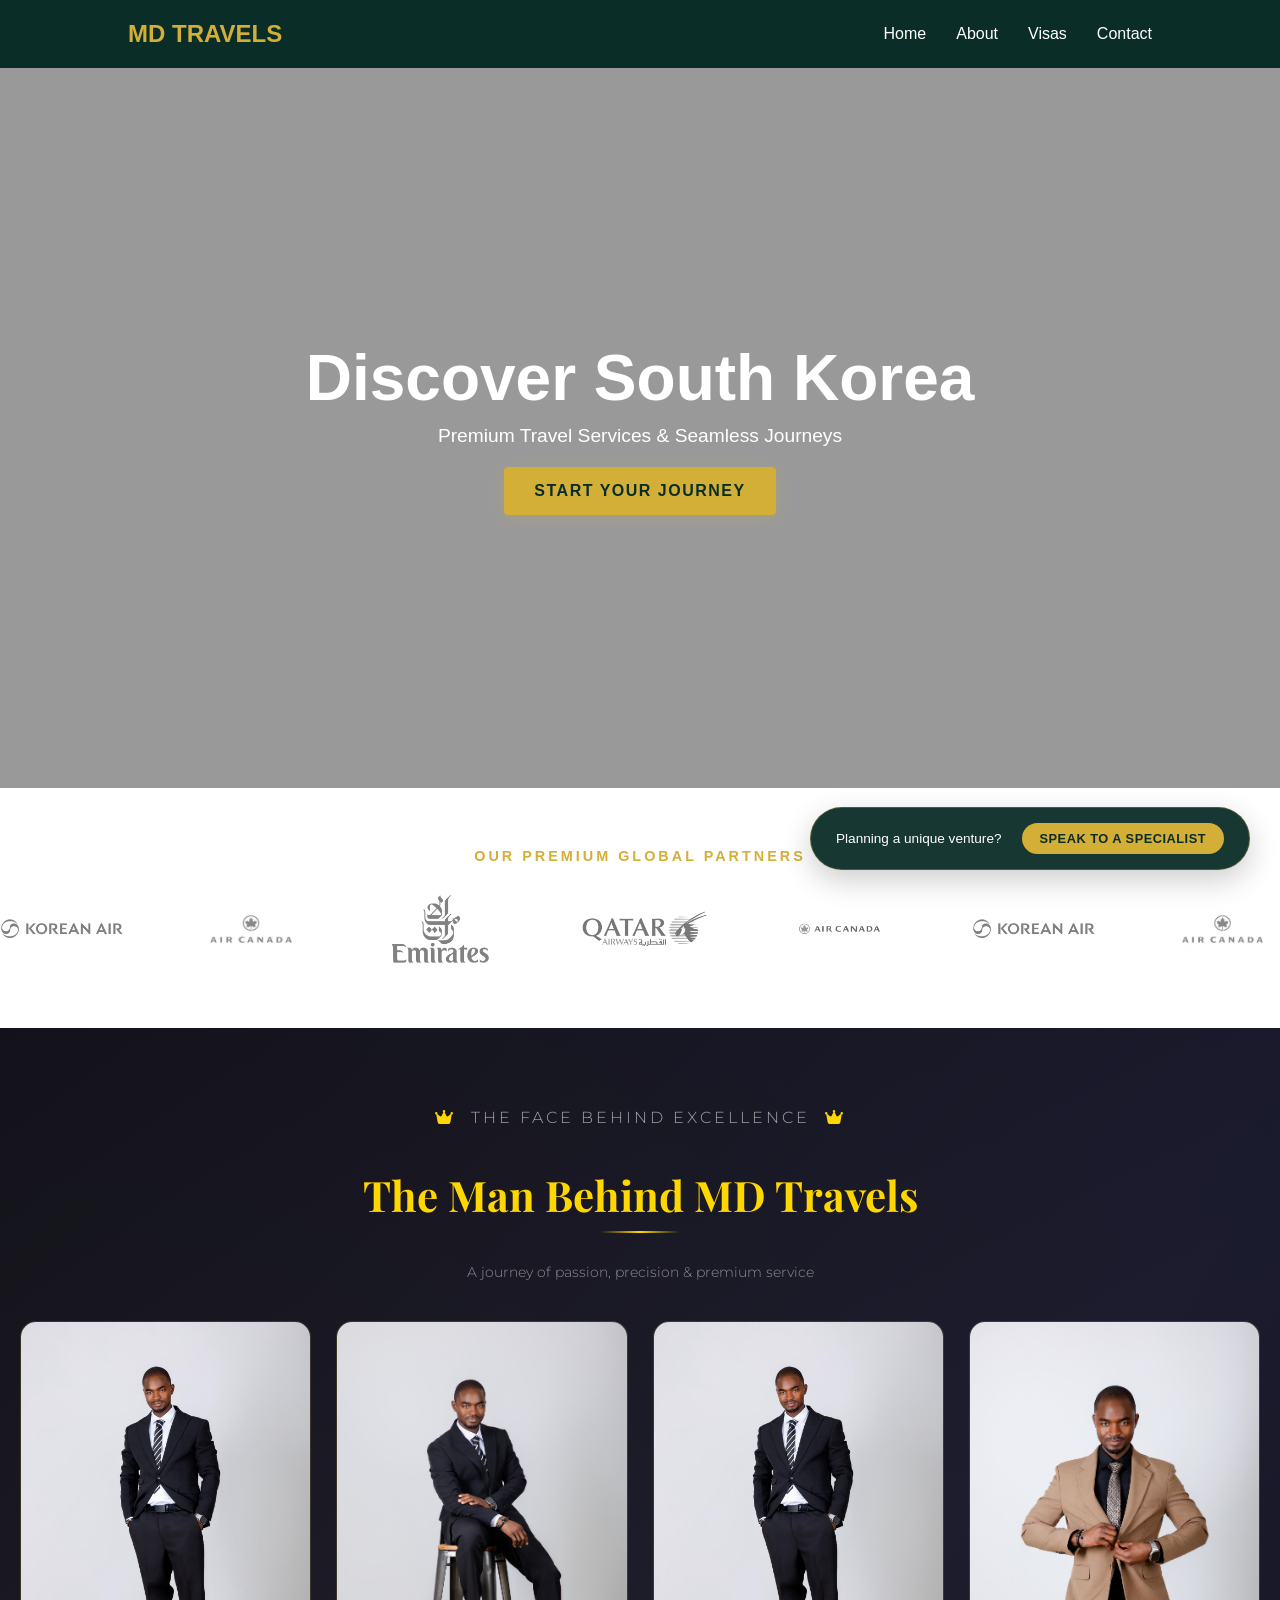
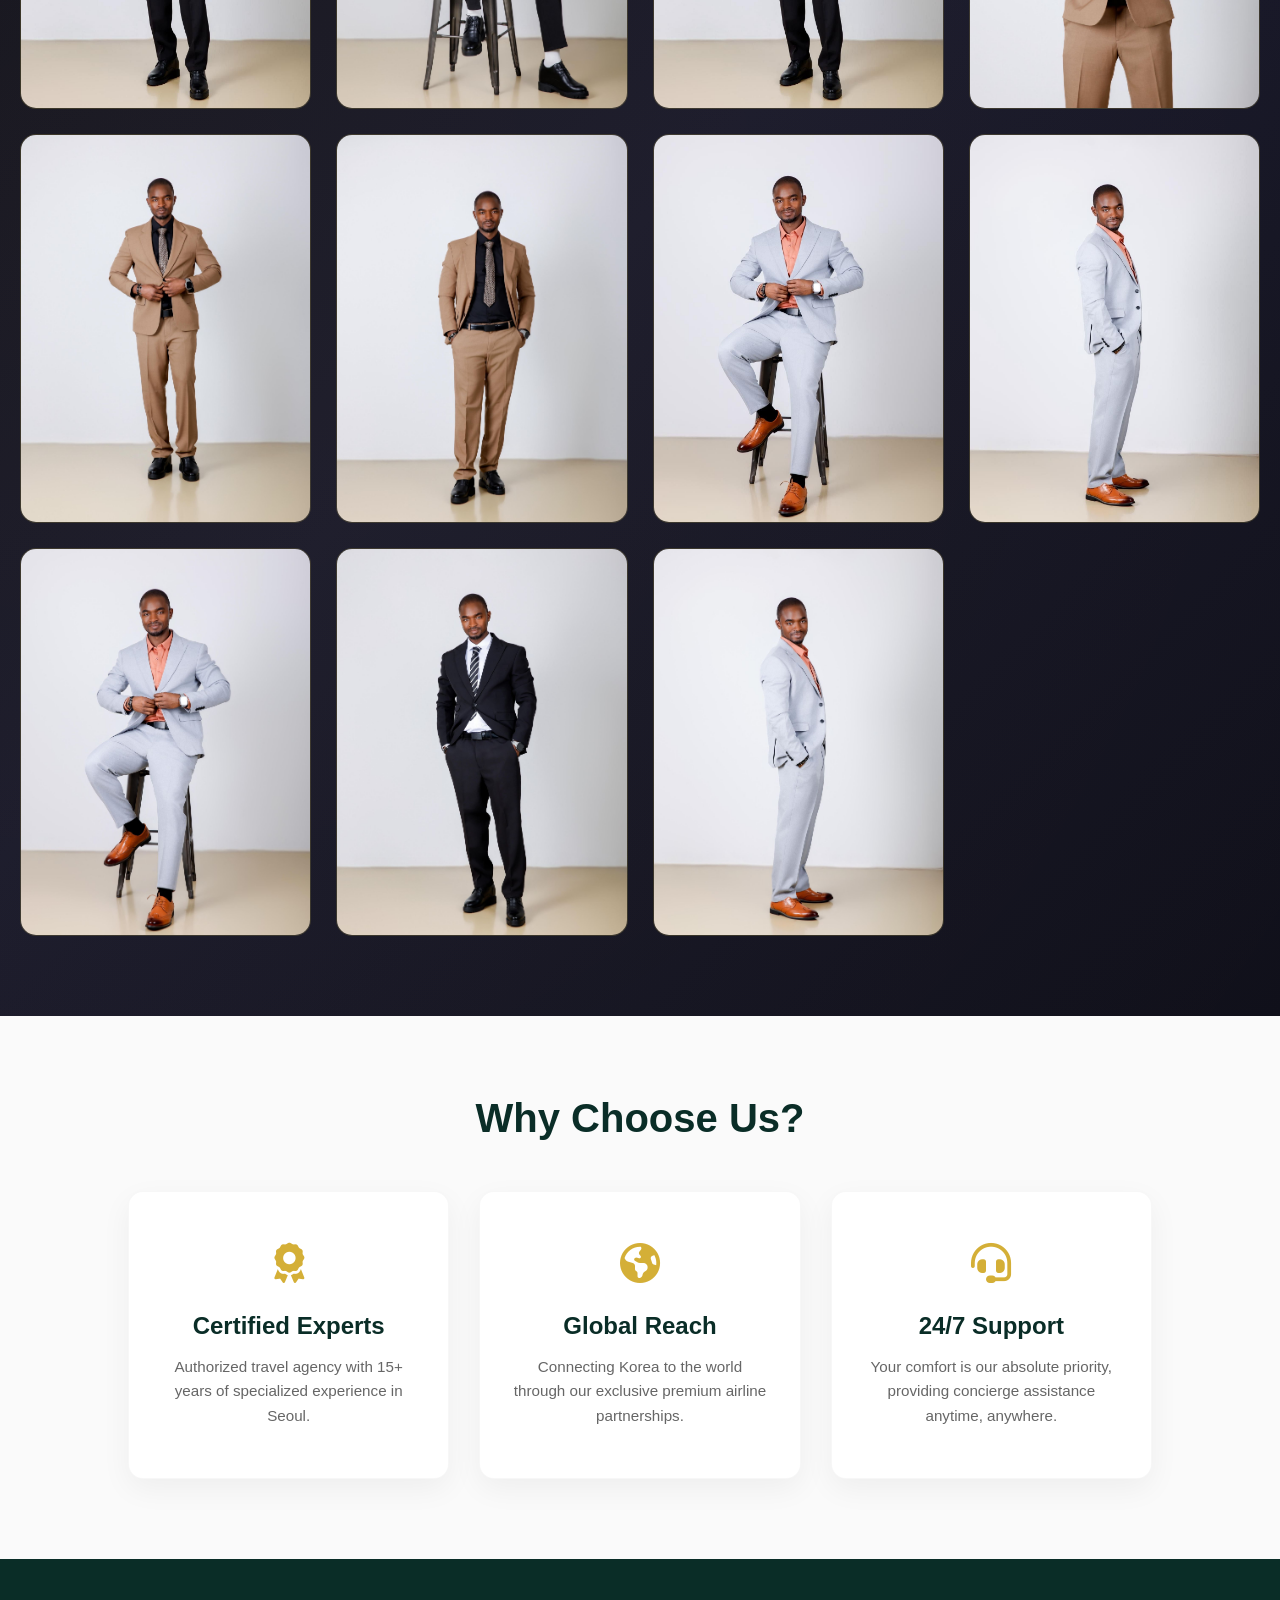
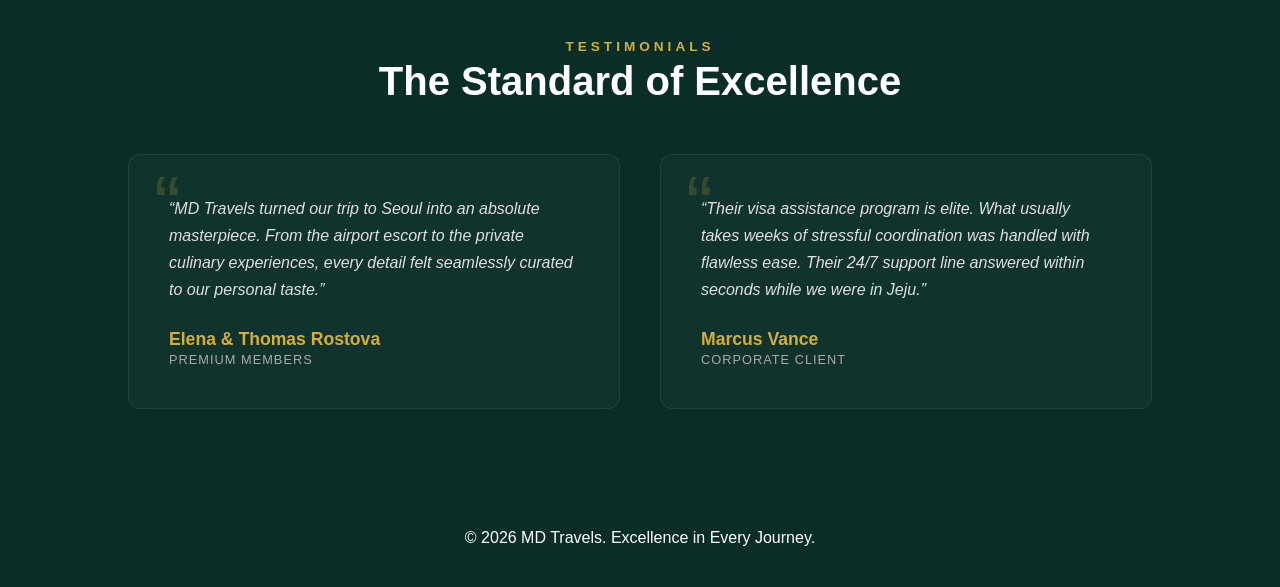
<file: index.html>
<!DOCTYPE html>
<html lang="en">
<head>
    <meta charset="UTF-8">
    <meta name="viewport" content="width=device-width, initial-scale=1.0">
    <title>MD Travels | Premium Korean Gateway</title>
    <link href="https://fonts.googleapis.com/css2?family=Playfair+Display:ital,wght@0,700;1,700&family=Montserrat:wght@300;400&display=swap" rel="stylesheet">
    <link rel="stylesheet" href="https://cdnjs.cloudflare.com/ajax/libs/font-awesome/6.4.0/css/all.min.css">
    <link rel="stylesheet" href="style.css">
    <style>
        /* ===== CLIENT GALLERY SECTION ===== */
        .client-gallery {
            padding: 80px 20px;
            background: linear-gradient(135deg, #0f0f1a 0%, #1a1a2e 50%, #0f0f1a 100%);
            position: relative;
            overflow: hidden;
        }
        .client-gallery::before {
            content: '';
            position: absolute;
            top: -50%;
            left: -50%;
            width: 200%;
            height: 200%;
            background: radial-gradient(circle at 30% 50%, rgba(255,215,0,0.03) 0%, transparent 70%);
            animation: rotateGlow 30s linear infinite;
        }
        @keyframes rotateGlow {
            0% { transform: rotate(0deg); }
            100% { transform: rotate(360deg); }
        }

        .client-gallery .section-title {
            font-family: 'Playfair Display', serif;
            font-size: 42px;
            color: #ffd700;
            text-align: center;
            margin-bottom: 8px;
            position: relative;
            z-index: 2;
        }
        .client-gallery .section-sub {
            font-family: 'Montserrat', sans-serif;
            font-weight: 300;
            color: rgba(255,255,255,0.6);
            text-align: center;
            font-size: 16px;
            letter-spacing: 3px;
            text-transform: uppercase;
            margin-bottom: 40px;
            position: relative;
            z-index: 2;
        }
        .client-gallery .section-sub i {
            color: #ffd700;
            margin: 0 8px;
        }

        .gallery-grid {
            display: grid;
            grid-template-columns: repeat(auto-fill, minmax(250px, 1fr));
            gap: 25px;
            max-width: 1400px;
            margin: 0 auto;
            position: relative;
            z-index: 2;
        }

        .gallery-item {
            position: relative;
            border-radius: 16px;
            overflow: hidden;
            background: rgba(255,255,255,0.05);
            border: 1px solid rgba(255,215,0,0.1);
            transition: all 0.4s cubic-bezier(0.25, 0.46, 0.45, 0.94);
            cursor: pointer;
            aspect-ratio: 3/4;
        }
        .gallery-item:hover {
            transform: translateY(-10px) scale(1.02);
            border-color: rgba(255,215,0,0.4);
            box-shadow: 0 20px 60px rgba(255,215,0,0.15);
        }

        .gallery-item img {
            width: 100%;
            height: 100%;
            object-fit: cover;
            transition: transform 0.6s ease;
        }
        .gallery-item:hover img {
            transform: scale(1.08);
        }

        .gallery-item .overlay {
            position: absolute;
            bottom: 0;
            left: 0;
            right: 0;
            padding: 30px 20px 20px;
            background: linear-gradient(transparent, rgba(0,0,0,0.85));
            transform: translateY(20px);
            opacity: 0;
            transition: all 0.4s ease;
        }
        .gallery-item:hover .overlay {
            transform: translateY(0);
            opacity: 1;
        }

        .gallery-item .overlay h4 {
            font-family: 'Montserrat', sans-serif;
            font-size: 15px;
            color: #ffd700;
            margin: 0 0 4px;
            font-weight: 700;
            letter-spacing: 1px;
        }
        .gallery-item .overlay p {
            font-family: 'Montserrat', sans-serif;
            font-size: 12px;
            color: rgba(255,255,255,0.8);
            margin: 0;
            font-weight: 300;
        }

        .gallery-item .badge-number {
            position: absolute;
            top: 15px;
            right: 15px;
            background: rgba(255,215,0,0.9);
            color: #0f0f1a;
            width: 32px;
            height: 32px;
            border-radius: 50%;
            display: flex;
            align-items: center;
            justify-content: center;
            font-family: 'Montserrat', sans-serif;
            font-size: 12px;
            font-weight: 700;
            opacity: 0;
            transform: scale(0.5);
            transition: all 0.3s ease;
        }
        .gallery-item:hover .badge-number {
            opacity: 1;
            transform: scale(1);
        }

        .gold-divider {
            width: 80px;
            height: 2px;
            background: linear-gradient(90deg, transparent, #ffd700, transparent);
            margin: 0 auto 30px;
            position: relative;
            z-index: 2;
        }

        @media (max-width: 768px) {
            .gallery-grid {
                grid-template-columns: repeat(auto-fill, minmax(160px, 1fr));
                gap: 15px;
            }
            .client-gallery .section-title {
                font-size: 28px;
            }
            .gallery-item {
                aspect-ratio: 3/4;
            }
        }
        @media (max-width: 480px) {
            .gallery-grid {
                grid-template-columns: repeat(2, 1fr);
                gap: 10px;
            }
            .gallery-item .overlay h4 {
                font-size: 11px;
            }
            .gallery-item .overlay p {
                font-size: 10px;
            }
        }
    </style>
</head>
<body>
    <header>
        <div class="logo">MD Travels</div>
        <nav>
            <ul>
                <li><a href="index.html">Home</a></li>
                <li><a href="about.html">About</a></li>
                <li><a href="visas.html">Visas</a></li>
                <li><a href="contact.html">Contact</a></li>
            </ul>
        </nav>
    </header>

    <!-- ===== HERO SECTION ===== -->
    <div class="hero">
        <div class="hero-slideshow">
            <div class="slide-bg" style="background-image: url('assets/seoul1.jpg');"></div>
            <div class="slide-bg" style="background-image: url('assets/seoul2.jpg');"></div>
            <div class="slide-bg" style="background-image: url('assets/seoul3.jpg');"></div>
        </div>
        <div class="hero-content">
            <h1>Discover South Korea</h1>
            <p>Premium Travel Services & Seamless Journeys</p>
            <a href="contact.html" class="btn">Start Your Journey</a>
        </div>
    </div>

    <section class="airline-slider">
        <p class="partnership-title">Our Premium Global Partners</p>
        <div class="airline-slider-track">
            <div class="slide"><img src="assets/Korean-Air-Logo.png" alt="Korean Air"></div>
            <div class="slide"><img src="assets/Asiana_Airlines-Logo.wine.png" alt="Asiana Airlines"></div>
            <div class="slide"><img src="assets/Emirates-Logo-1999.jpg" alt="Emirates"></div>
            <div class="slide"><img src="assets/QatarAirways.png" alt="Qatar Airways"></div>
            <div class="slide"><img src="assets/Air_Canada-Logo.wine.png" alt="Singapore Airlines"></div>
            <div class="slide"><img src="assets/Korean-Air-Logo.png" alt="Korean Air"></div>
            <div class="slide"><img src="assets/Asiana_Airlines-Logo.wine.png" alt="Asiana Airlines"></div>
            <div class="slide"><img src="assets/Emirates-Logo-1999.jpg" alt="Emirates"></div>
            <div class="slide"><img src="assets/QatarAirways.png" alt="Qatar Airways"></div>
            <div class="slide"><img src="assets/Air_Canada-Logo.wine.png" alt="Singapore Airlines"></div>
        </div>
    </section>

    <!-- ========================================== -->
    <!-- ===== CLIENT GALLERY - SIRF EK BANDA ===== -->
    <!-- ========================================== -->
    <section class="client-gallery">
        <p class="section-sub">
            <i class="fas fa-crown"></i> The Face Behind Excellence <i class="fas fa-crown"></i>
        </p>
        <h2 class="section-title">The Man Behind MD Travels</h2>
        <div class="gold-divider"></div>
        <p class="section-sub" style="font-size:14px; text-transform:none; letter-spacing:0; color:rgba(255,255,255,0.5);">
            A journey of passion, precision & premium service
        </p>

        <div class="gallery-grid">
            <!-- ===== SAB PICTURES SIRF EK BANDAY KI - CAPTIONS CHANGE ===== -->
            
            <div class="gallery-item">
                <img src="assets/mine1.jpeg" alt="Founder">
                <div class="badge-number">01</div>
                <div class="overlay">
                    <h4>The Visionary</h4>
                    <p>Founder & CEO, MD Travels</p>
                </div>
            </div>

            <div class="gallery-item">
                <img src="assets/mine2.jpeg" alt="Founder">
                <div class="badge-number">02</div>
                <div class="overlay">
                    <h4>Global Citizen</h4>
                    <p>Exploring new horizons</p>
                </div>
            </div>

            <div class="gallery-item">
                <img src="assets/mine3.jpeg" alt="Founder">
                <div class="badge-number">03</div>
                <div class="overlay">
                    <h4>At the Helm</h4>
                    <p>Leading with passion</p>
                </div>
            </div>

            <div class="gallery-item">
                <img src="assets/mine4.jpeg" alt="Founder">
                <div class="badge-number">04</div>
                <div class="overlay">
                    <h4>On the Podium</h4>
                    <p>Sharing insights globally</p>
                </div>
            </div>

            <div class="gallery-item">
                <img src="assets/mine5.jpeg" alt="Founder">
                <div class="badge-number">05</div>
                <div class="overlay">
                    <h4>Wanderlust</h4>
                    <p>Finding inspiration abroad</p>
                </div>
            </div>

            <div class="gallery-item">
                <img src="assets/mine6.jpeg" alt="Founder">
                <div class="badge-number">06</div>
                <div class="overlay">
                    <h4>The Strategy Room</h4>
                    <p>Where ideas take flight</p>
                </div>
            </div>

            <div class="gallery-item">
                <img src="assets/mine7.jpeg" alt="Founder">
                <div class="badge-number">07</div>
                <div class="overlay">
                    <h4>Client First</h4>
                    <p>Personal touch in every meeting</p>
                </div>
            </div>

            <div class="gallery-item">
                <img src="assets/mine8.jpeg" alt="Founder">
                <div class="badge-number">08</div>
                <div class="overlay">
                    <h4>Seoul Soul</h4>
                    <p>Deep connection with Korea</p>
                </div>
            </div>

            <div class="gallery-item">
                <img src="assets/mine9.jpeg" alt="Founder">
                <div class="badge-number">09</div>
                <div class="overlay">
                    <h4>Excellence Recognized</h4>
                    <p>Award-winning service</p>
                </div>
            </div>

            <div class="gallery-item">
                <img src="assets/mine10.jpeg" alt="Founder">
                <div class="badge-number">10</div>
                <div class="overlay">
                    <h4>Global Network</h4>
                    <p>Building bridges worldwide</p>
                </div>
            </div>

            <div class="gallery-item">
                <img src="assets/mine11.jpeg" alt="Founder">
                <div class="badge-number">11</div>
                <div class="overlay">
                    <h4>Legacy in Making</h4>
                    <p>One journey at a time</p>
                </div>
            </div>
        </div>
    </section>

    <!-- ===== FEATURES SECTION ===== -->
    <section class="features">
        <h2 class="section-title">Why Choose Us?</h2>
        <div class="grid">
            <div class="card">
                <div class="card-icon"><i class="fas fa-award"></i></div>
                <h3>Certified Experts</h3>
                <p>Authorized travel agency with 15+ years of specialized experience in Seoul.</p>
            </div>
            <div class="card">
                <div class="card-icon"><i class="fas fa-globe-americas"></i></div>
                <h3>Global Reach</h3>
                <p>Connecting Korea to the world through our exclusive premium airline partnerships.</p>
            </div>
            <div class="card">
                <div class="card-icon"><i class="fas fa-headset"></i></div>
                <h3>24/7 Support</h3>
                <p>Your comfort is our absolute priority, providing concierge assistance anytime, anywhere.</p>
            </div>
        </div>
    </section>

    <!-- ===== TESTIMONIALS ===== -->
    <section class="testimonials">
        <p class="section-subtitle">Testimonials</p>
        <h2 class="section-title">The Standard of Excellence</h2>
        <div class="testimonial-grid">
            <div class="testimonial-card">
                <div class="quote-mark">“</div>
                <p>“MD Travels turned our trip to Seoul into an absolute masterpiece. From the airport escort to the private culinary experiences, every detail felt seamlessly curated to our personal taste.”</p>
                <div class="author-info">
                    <h5>Elena & Thomas Rostova</h5>
                    <span>Premium Members</span>
                </div>
            </div>
            <div class="testimonial-card">
                <div class="quote-mark">“</div>
                <p>“Their visa assistance program is elite. What usually takes weeks of stressful coordination was handled with flawless ease. Their 24/7 support line answered within seconds while we were in Jeju.”</p>
                <div class="author-info">
                    <h5>Marcus Vance</h5>
                    <span>Corporate Client</span>
                </div>
            </div>
        </div>
    </section>

    <!-- ===== FLOATING CTA ===== -->
    <div class="floating-cta">
        <p>Planning a unique venture?</p>
        <a href="contact.html" class="btn-mini">Speak to a Specialist</a>
    </div>

    <footer>
        <p>&copy; 2026 MD Travels. Excellence in Every Journey.</p>
    </footer>
    <div class="custom-cursor"></div>
</body>
</html>
</file>
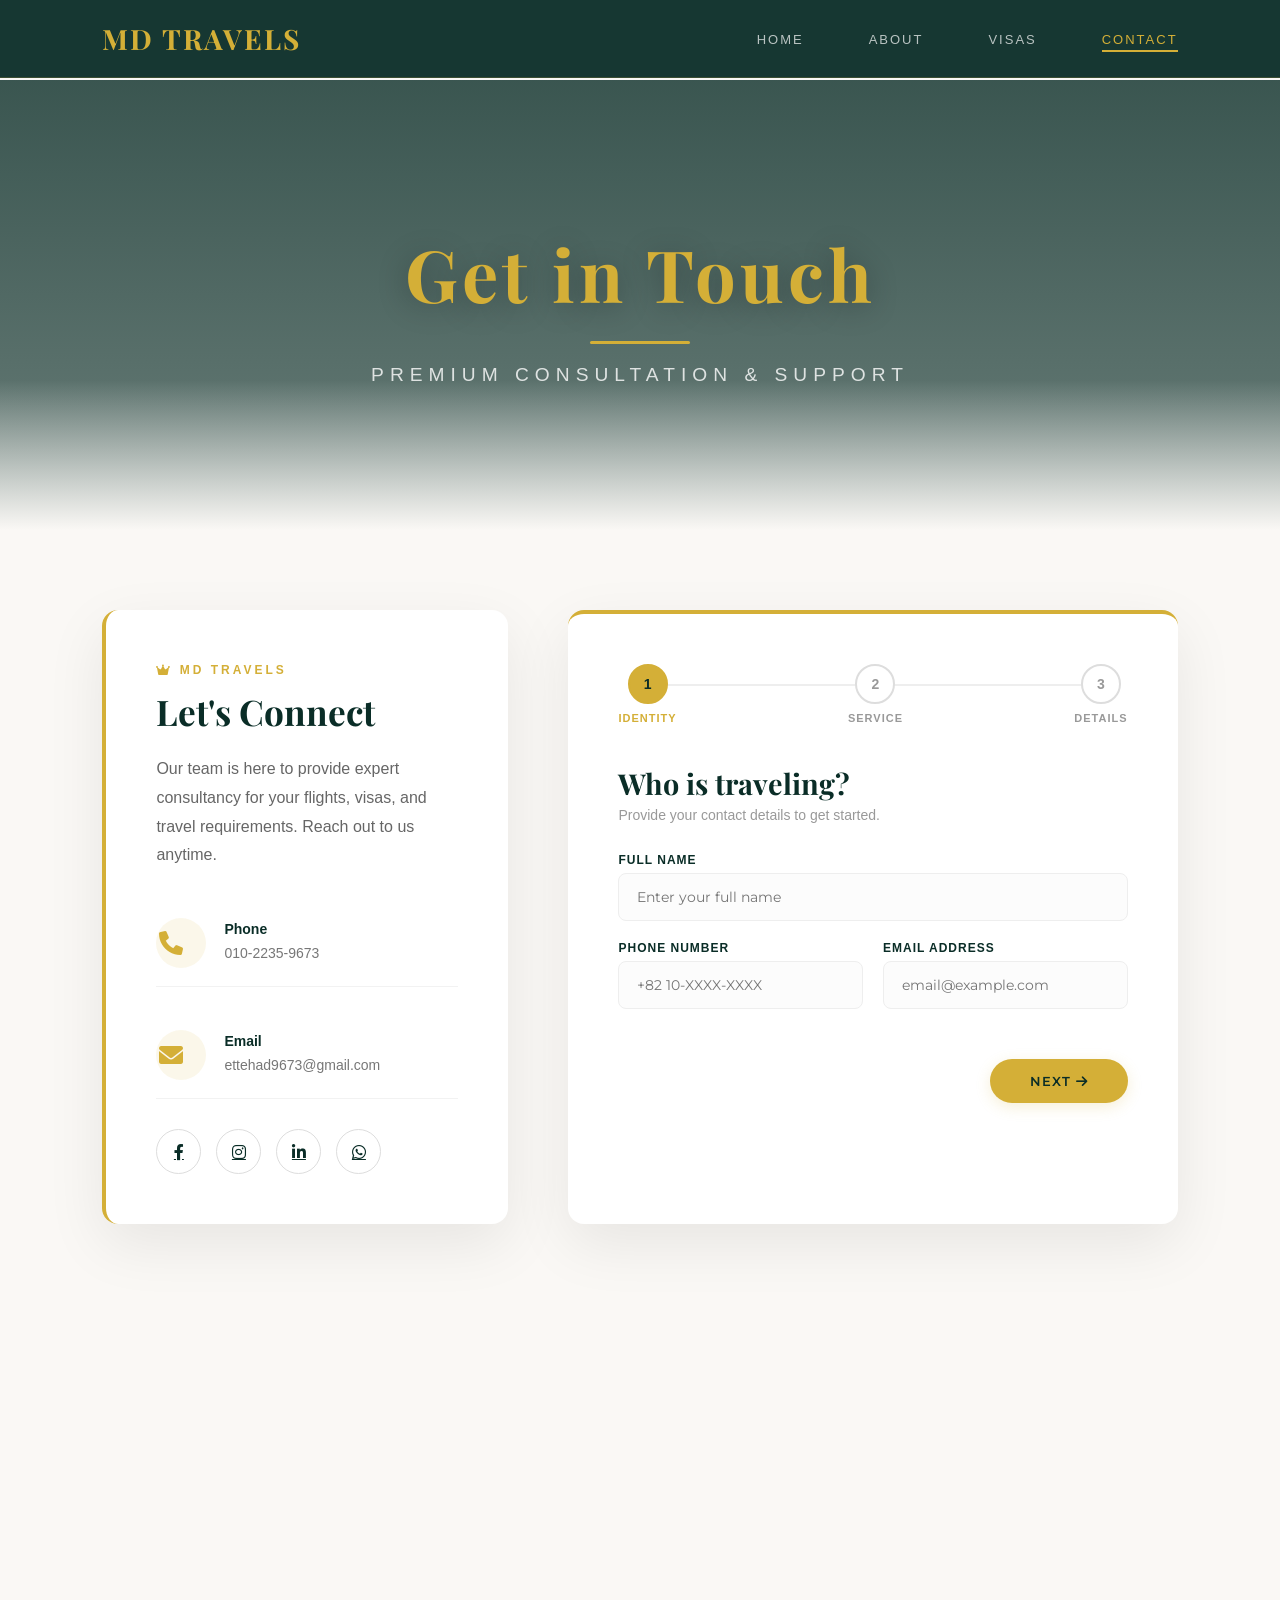
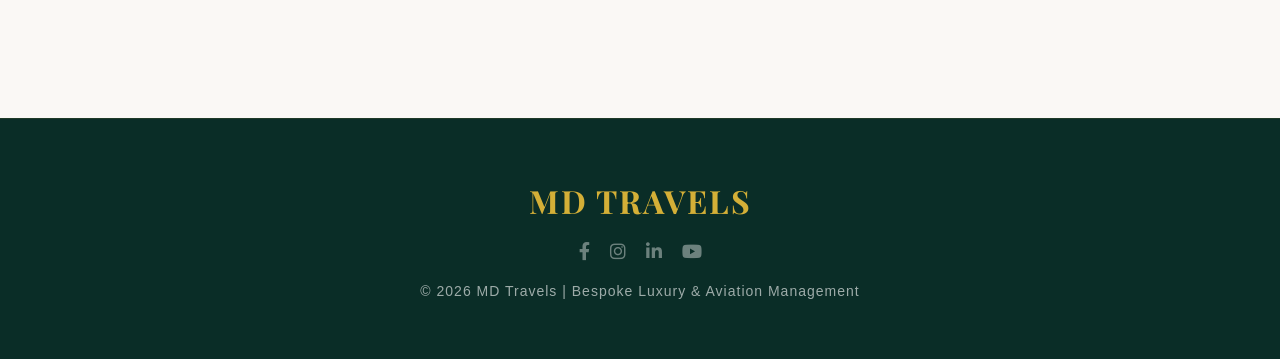
<file: contact.html>
<!DOCTYPE html>
<html lang="en">
<head>
    <meta charset="UTF-8">
    <meta name="viewport" content="width=device-width, initial-scale=1.0">
    <title>Contact Us | MD Travels | Premium Consultation</title>
    <link rel="stylesheet" href="style.css">
    <link href="https://fonts.googleapis.com/css2?family=Playfair+Display:ital,wght@0,700;1,700&family=Montserrat:wght@300;400;600;700&display=swap" rel="stylesheet">
    <link rel="stylesheet" href="https://cdnjs.cloudflare.com/ajax/libs/font-awesome/6.0.0/css/all.min.css">
    <style>
        /* ===== ROOT VARIABLES ===== */
        :root {
            --primary: #0a2d27;
            --gold: #d4af37;
            --gold-light: #f0d060;
            --white: #ffffff;
            --dark: #0f0f1a;
            --card-shadow: 0 20px 60px rgba(0,0,0,0.08);
            --transition: all 0.5s cubic-bezier(0.25, 0.46, 0.45, 0.94);
        }

        * {
            margin: 0;
            padding: 0;
            box-sizing: border-box;
        }

        body {
            font-family: 'Montserrat', sans-serif;
            background: #faf8f5;
            overflow-x: hidden;
        }

        /* ===== HEADER ===== */
        header {
            display: flex;
            justify-content: space-between;
            align-items: center;
            padding: 20px 8%;
            background: rgba(10, 45, 39, 0.95);
            backdrop-filter: blur(10px);
            position: fixed;
            width: 100%;
            top: 0;
            z-index: 1000;
            border-bottom: 1px solid rgba(212, 175, 55, 0.2);
        }
        .logo {
            font-family: 'Playfair Display', serif;
            font-size: 28px;
            color: var(--gold);
            letter-spacing: 2px;
            font-weight: 700;
        }
        nav ul {
            display: flex;
            list-style: none;
            gap: 35px;
        }
        nav ul li a {
            color: rgba(255,255,255,0.7);
            text-decoration: none;
            font-size: 13px;
            letter-spacing: 2px;
            text-transform: uppercase;
            font-weight: 400;
            transition: var(--transition);
            position: relative;
        }
        nav ul li a::after {
            content: '';
            position: absolute;
            bottom: -5px;
            left: 0;
            width: 0;
            height: 2px;
            background: var(--gold);
            transition: var(--transition);
        }
        nav ul li a:hover {
            color: var(--gold);
        }
        nav ul li a:hover::after {
            width: 100%;
        }
        nav ul li a.active {
            color: var(--gold);
        }
        nav ul li a.active::after {
            width: 100%;
        }

        /* ===== HERO ===== */
        .contact-hero {
            height: 50vh;
            background: linear-gradient(rgba(10, 45, 39, 0.8), rgba(10, 45, 39, 0.6)), 
                        url('https://images.unsplash.com/photo-1538485399081-7191af9cd540?ixlib=rb-4.0.3&auto=format&fit=crop&w=1600&q=80');
            background-size: cover;
            background-position: center;
            display: flex;
            align-items: center;
            justify-content: center;
            margin-top: 80px;
            position: relative;
        }
        .contact-hero::before {
            content: '';
            position: absolute;
            bottom: 0;
            left: 0;
            right: 0;
            height: 150px;
            background: linear-gradient(transparent, #faf8f5);
        }
        .contact-hero .hero-text {
            text-align: center;
            z-index: 2;
        }
        .contact-hero h1 {
            font-family: 'Playfair Display', serif;
            font-size: 4.5rem;
            font-weight: 700;
            color: var(--gold);
            text-shadow: 0 4px 30px rgba(0,0,0,0.3);
            letter-spacing: 4px;
        }
        .contact-hero .gold-line {
            width: 100px;
            height: 3px;
            background: var(--gold);
            margin: 20px auto;
            border-radius: 2px;
        }
        .contact-hero p {
            color: rgba(255,255,255,0.8);
            font-size: 1.2rem;
            letter-spacing: 6px;
            font-weight: 300;
            text-transform: uppercase;
        }

        /* ===== CONTACT SECTION ===== */
        .contact-section {
            padding: 80px 8%;
        }

        .contact-grid {
            display: grid;
            grid-template-columns: 1fr 1.5fr;
            gap: 60px;
            max-width: 1400px;
            margin: 0 auto;
        }

        /* ===== INFO CARD (No Address) ===== */
        .info-card {
            background: white;
            padding: 50px;
            border-radius: 16px;
            box-shadow: var(--card-shadow);
            border-left: 4px solid var(--gold);
        }
        .info-card .section-sub {
            color: var(--gold);
            font-size: 12px;
            letter-spacing: 3px;
            text-transform: uppercase;
            font-weight: 600;
        }
        .info-card h2 {
            font-family: 'Playfair Display', serif;
            font-size: 2.2rem;
            color: var(--primary);
            margin: 10px 0 20px;
        }
        .info-card p {
            color: #666;
            line-height: 1.8;
            font-weight: 300;
            margin-bottom: 30px;
        }
        .info-item {
            display: flex;
            gap: 18px;
            padding: 18px 0;
            border-bottom: 1px solid rgba(0,0,0,0.05);
        }
        .info-item:last-child {
            border-bottom: none;
        }
        .info-item .icon {
            width: 50px;
            height: 50px;
            min-width: 50px;
            background: rgba(212, 175, 55, 0.1);
            border-radius: 50%;
            display: flex;
            align-items: center;
            justify-content: center;
            color: var(--gold);
            font-size: 20px;
        }
        .info-item .text h4 {
            font-size: 14px;
            font-weight: 700;
            color: var(--primary);
            margin-bottom: 4px;
        }
        .info-item .text p {
            font-size: 14px;
            color: #777;
            margin: 0;
            font-weight: 300;
        }

        .social-links {
            display: flex;
            gap: 15px;
            margin-top: 30px;
        }
        .social-links a {
            width: 45px;
            height: 45px;
            border-radius: 50%;
            border: 1px solid #ddd;
            display: flex;
            align-items: center;
            justify-content: center;
            color: var(--primary);
            transition: var(--transition);
        }
        .social-links a:hover {
            background: var(--gold);
            color: var(--primary);
            border-color: var(--gold);
            transform: translateY(-3px);
        }

        /* ===== FORM ===== */
        .form-wrapper {
            background: white;
            padding: 50px;
            border-radius: 16px;
            box-shadow: var(--card-shadow);
            border-top: 4px solid var(--gold);
        }

        .progress-steps {
            display: flex;
            justify-content: space-between;
            align-items: center;
            margin-bottom: 40px;
            position: relative;
        }
        .progress-steps::before {
            content: '';
            position: absolute;
            top: 20px;
            left: 30px;
            right: 30px;
            height: 2px;
            background: #eee;
            z-index: 0;
        }
        .progress-steps .step {
            display: flex;
            flex-direction: column;
            align-items: center;
            z-index: 1;
            cursor: pointer;
        }
        .progress-steps .step .circle {
            width: 40px;
            height: 40px;
            border-radius: 50%;
            border: 2px solid #ddd;
            background: white;
            display: flex;
            align-items: center;
            justify-content: center;
            font-weight: 700;
            font-size: 14px;
            color: #999;
            transition: var(--transition);
        }
        .progress-steps .step.active .circle {
            border-color: var(--gold);
            background: var(--gold);
            color: var(--primary);
        }
        .progress-steps .step.done .circle {
            border-color: var(--gold);
            background: var(--gold);
            color: var(--primary);
        }
        .progress-steps .step .label {
            font-size: 11px;
            text-transform: uppercase;
            letter-spacing: 1px;
            color: #999;
            margin-top: 8px;
            font-weight: 600;
        }
        .progress-steps .step.active .label {
            color: var(--gold);
        }

        .form-step {
            display: none;
            animation: fadeIn 0.4s ease;
        }
        .form-step.active {
            display: block;
        }

        @keyframes fadeIn {
            from { opacity: 0; transform: translateY(15px); }
            to { opacity: 1; transform: translateY(0); }
        }

        .form-step h3 {
            font-family: 'Playfair Display', serif;
            font-size: 1.8rem;
            color: var(--primary);
            margin-bottom: 5px;
        }
        .form-step .sub {
            color: #999;
            font-size: 14px;
            font-weight: 300;
            margin-bottom: 30px;
        }

        .input-group {
            margin-bottom: 20px;
        }
        .input-group label {
            display: block;
            font-size: 12px;
            text-transform: uppercase;
            letter-spacing: 1px;
            font-weight: 600;
            color: var(--primary);
            margin-bottom: 6px;
        }
        .input-group input,
        .input-group select,
        .input-group textarea {
            width: 100%;
            padding: 14px 18px;
            border: 1px solid #eee;
            border-radius: 8px;
            font-family: 'Montserrat', sans-serif;
            font-size: 14px;
            transition: var(--transition);
            background: #fcfcfc;
        }
        .input-group input:focus,
        .input-group select:focus,
        .input-group textarea:focus {
            border-color: var(--gold);
            outline: none;
            background: white;
            box-shadow: 0 0 0 3px rgba(212, 175, 55, 0.1);
        }
        .input-group input.is-invalid,
        .input-group select.is-invalid {
            border-color: #dc3545;
        }

        .input-row {
            display: grid;
            grid-template-columns: 1fr 1fr;
            gap: 20px;
        }

        .btn-group {
            display: flex;
            gap: 15px;
            margin-top: 30px;
        }
        .btn-group .btn {
            padding: 14px 40px;
            border: none;
            border-radius: 50px;
            font-weight: 600;
            font-size: 13px;
            letter-spacing: 1px;
            text-transform: uppercase;
            cursor: pointer;
            transition: var(--transition);
            font-family: 'Montserrat', sans-serif;
        }
        .btn-primary {
            background: var(--gold);
            color: var(--primary);
        }
        .btn-primary:hover {
            background: #c5a030;
            transform: translateY(-2px);
            box-shadow: 0 10px 30px rgba(212, 175, 55, 0.3);
        }
        .btn-outline {
            background: transparent;
            color: var(--primary);
            border: 2px solid var(--primary);
        }
        .btn-outline:hover {
            background: var(--primary);
            color: white;
        }
        .btn-success {
            background: #28a745;
            color: white;
        }
        .btn-success:hover {
            background: #218838;
            transform: translateY(-2px);
        }
        .btn:disabled {
            opacity: 0.6;
            cursor: not-allowed;
        }

        /* Service Cards */
        .service-grid {
            display: grid;
            grid-template-columns: repeat(3, 1fr);
            gap: 15px;
            margin-bottom: 30px;
        }
        .service-card {
            padding: 30px 20px;
            text-align: center;
            border: 2px solid #eee;
            border-radius: 12px;
            cursor: pointer;
            transition: var(--transition);
            background: white;
        }
        .service-card i {
            font-size: 2rem;
            color: var(--gold);
            margin-bottom: 12px;
        }
        .service-card h4 {
            font-size: 14px;
            font-weight: 700;
            color: var(--primary);
            margin-bottom: 4px;
        }
        .service-card p {
            font-size: 12px;
            color: #999;
            margin: 0;
        }
        .service-card:hover {
            border-color: var(--gold);
            transform: translateY(-5px);
            box-shadow: 0 10px 30px rgba(0,0,0,0.05);
        }
        .service-card.selected {
            border-color: var(--gold);
            background: rgba(212, 175, 55, 0.05);
            box-shadow: 0 10px 30px rgba(212, 175, 55, 0.1);
        }

        /* Trip Type */
        .trip-grid {
            display: grid;
            grid-template-columns: 1fr 1fr;
            gap: 15px;
            margin-bottom: 20px;
        }
        .trip-card {
            padding: 15px;
            text-align: center;
            border: 2px solid #eee;
            border-radius: 10px;
            cursor: pointer;
            transition: var(--transition);
        }
        .trip-card i {
            font-size: 1.5rem;
            color: #999;
            margin-bottom: 5px;
        }
        .trip-card span {
            font-size: 13px;
            font-weight: 600;
            color: #666;
        }
        .trip-card:hover {
            border-color: var(--gold);
        }
        .trip-card.active {
            border-color: var(--gold);
            background: rgba(212, 175, 55, 0.05);
        }
        .trip-card.active i {
            color: var(--gold);
        }
        .trip-card.active span {
            color: var(--primary);
        }

        .return-date-wrapper {
            display: none;
        }
        .return-date-wrapper.show {
            display: block;
        }

        /* ===== SUCCESS ===== */
        #successScreen {
            text-align: center;
            padding: 40px 20px;
        }
        #successScreen .icon {
            font-size: 4rem;
            color: #28a745;
            margin-bottom: 20px;
            animation: scaleIn 0.5s cubic-bezier(0.175, 0.885, 0.32, 1.275);
        }
        #successScreen h3 {
            font-family: 'Playfair Display', serif;
            font-size: 2rem;
            color: var(--primary);
        }
        #successScreen p {
            color: #777;
            margin: 10px 0 30px;
        }

        @keyframes scaleIn {
            from { transform: scale(0); }
            to { transform: scale(1); }
        }

        /* ===== MAP ===== */
        .map-section {
            padding: 0;
            margin-top: 60px;
        }
        .map-section iframe {
            width: 100%;
            height: 350px;
            border: none;
            filter: grayscale(30%);
        }

        /* ===== FOOTER ===== */
        footer {
            background: var(--primary);
            color: white;
            padding: 60px 8%;
            text-align: center;
            border-top: 1px solid rgba(212, 175, 55, 0.1);
        }
        footer .logo {
            font-size: 32px;
            margin-bottom: 15px;
        }
        footer p {
            opacity: 0.6;
            font-weight: 300;
            font-size: 14px;
            letter-spacing: 1px;
        }
        footer .social-icons {
            display: flex;
            justify-content: center;
            gap: 20px;
            margin: 20px 0;
        }
        footer .social-icons a {
            color: rgba(255,255,255,0.4);
            font-size: 18px;
            transition: var(--transition);
        }
        footer .social-icons a:hover {
            color: var(--gold);
            transform: translateY(-3px);
        }

        /* ===== RESPONSIVE ===== */
        @media (max-width: 992px) {
            .contact-grid {
                grid-template-columns: 1fr;
                gap: 40px;
            }
            .service-grid {
                grid-template-columns: repeat(2, 1fr);
            }
        }
        @media (max-width: 768px) {
            header {
                flex-direction: column;
                padding: 15px 5%;
            }
            nav ul {
                gap: 20px;
                flex-wrap: wrap;
                justify-content: center;
                margin-top: 10px;
            }
            nav ul li a {
                font-size: 11px;
            }
            .contact-hero {
                height: 35vh;
                margin-top: 120px;
            }
            .contact-hero h1 {
                font-size: 2.5rem;
            }
            .contact-hero p {
                font-size: 0.9rem;
                letter-spacing: 3px;
            }
            .contact-section {
                padding: 40px 5%;
            }
            .info-card,
            .form-wrapper {
                padding: 30px 20px;
            }
            .input-row {
                grid-template-columns: 1fr;
            }
            .service-grid {
                grid-template-columns: 1fr 1fr;
            }
            .service-grid .service-card {
                padding: 20px 15px;
            }
            .progress-steps .step .label {
                font-size: 9px;
            }
            .progress-steps .step .circle {
                width: 32px;
                height: 32px;
                font-size: 12px;
            }
            .btn-group {
                flex-direction: column;
            }
            .btn-group .btn {
                width: 100%;
            }
        }
        @media (max-width: 480px) {
            .service-grid {
                grid-template-columns: 1fr;
            }
            .contact-hero h1 {
                font-size: 2rem;
            }
            .info-card h2 {
                font-size: 1.6rem;
            }
        }
    </style>
</head>
<body>
    <header>
        <div class="logo">MD Travels</div>
        <nav>
            <ul>
                <li><a href="index.html">Home</a></li>
                <li><a href="about.html">About</a></li>
                <li><a href="visas.html">Visas</a></li>
                <li><a href="contact.html" class="active">Contact</a></li>
            </ul>
        </nav>
    </header>

    <!-- ===== HERO ===== -->
    <section class="contact-hero">
        <div class="hero-text">
            <h1>Get in Touch</h1>
            <div class="gold-line"></div>
            <p>Premium Consultation &amp; Support</p>
        </div>
    </section>

    <!-- ===== CONTACT SECTION ===== -->
    <section class="contact-section">
        <div class="contact-grid">
            <!-- LEFT: Info (No Address) -->
            <div class="info-card">
                <span class="section-sub"><i class="fas fa-crown"></i> MD Travels</span>
                <h2>Let's Connect</h2>
                <p>Our team is here to provide expert consultancy for your flights, visas, and travel requirements. Reach out to us anytime.</p>

                <div class="info-item">
                    <div class="icon"><i class="fas fa-phone"></i></div>
                    <div class="text">
                        <h4>Phone</h4>
                        <p>010-2235-9673</p>
                    </div>
                </div>

                <div class="info-item">
                    <div class="icon"><i class="fas fa-envelope"></i></div>
                    <div class="text">
                        <h4>Email</h4>
                        <p>ettehad9673@gmail.com</p>
                    </div>
                </div>

                <div class="social-links">
                    <a href="#"><i class="fab fa-facebook-f"></i></a>
                    <a href="#"><i class="fab fa-instagram"></i></a>
                    <a href="#"><i class="fab fa-linkedin-in"></i></a>
                    <a href="#"><i class="fab fa-whatsapp"></i></a>
                </div>
            </div>

            <!-- RIGHT: Form -->
            <div class="form-wrapper">
                <!-- Progress Steps -->
                <div class="progress-steps">
                    <div class="step active" data-step="0">
                        <div class="circle">1</div>
                        <span class="label">Identity</span>
                    </div>
                    <div class="step" data-step="1">
                        <div class="circle">2</div>
                        <span class="label">Service</span>
                    </div>
                    <div class="step" data-step="2">
                        <div class="circle">3</div>
                        <span class="label">Details</span>
                    </div>
                </div>

                <form id="contactForm">
                    <!-- STEP 1: Identity -->
                    <div class="form-step active" data-step="0">
                        <h3>Who is traveling?</h3>
                        <p class="sub">Provide your contact details to get started.</p>

                        <div class="input-group">
                            <label>Full Name</label>
                            <input type="text" id="cust_name" class="validate-me" placeholder="Enter your full name" required>
                        </div>

                        <div class="input-row">
                            <div class="input-group">
                                <label>Phone Number</label>
                                <input type="tel" id="cust_phone" class="validate-me" placeholder="+82 10-XXXX-XXXX" required>
                            </div>
                            <div class="input-group">
                                <label>Email Address</label>
                                <input type="email" id="cust_email" class="validate-me" placeholder="email@example.com" required>
                            </div>
                        </div>

                        <div class="btn-group">
                            <div style="flex:1"></div>
                            <button type="button" class="btn btn-primary next-btn">Next <i class="fas fa-arrow-right"></i></button>
                        </div>
                    </div>

                    <!-- STEP 2: Service -->
                    <div class="form-step" data-step="1">
                        <h3>What do you need help with?</h3>
                        <p class="sub">Select a service to begin your bespoke journey.</p>

                        <div class="service-grid">
                            <div class="service-card" onclick="selectService(this, 'Visa')">
                                <i class="fas fa-passport"></i>
                                <h4>Visa Processing</h4>
                                <p>K-ETA, Business, Tourist</p>
                            </div>
                            <div class="service-card" onclick="selectService(this, 'Flight')">
                                <i class="fas fa-plane"></i>
                                <h4>Flight Tickets</h4>
                                <p>Premium &amp; Business Class</p>
                            </div>
                            <div class="service-card" onclick="selectService(this, 'Hotel')">
                                <i class="fas fa-hotel"></i>
                                <h4>Accommodations</h4>
                                <p>Luxury Suites &amp; Villas</p>
                            </div>
                        </div>

                        <div class="btn-group">
                            <button type="button" class="btn btn-outline prev-btn"><i class="fas fa-arrow-left"></i> Back</button>
                            <button type="button" class="btn btn-primary next-btn">Next <i class="fas fa-arrow-right"></i></button>
                        </div>
                    </div>

                    <!-- STEP 3: Details -->
                    <div class="form-step" data-step="2">
                        <h3 id="dynamicTitle">Travel Details</h3>
                        <p class="sub" id="dynamicSub">Refine your preferences for our specialists.</p>

                        <div class="input-group">
                            <label>Destination Country</label>
                            <input type="text" id="dest_country" class="validate-me" placeholder="e.g. UK, Canada, UAE" required>
                        </div>

                        <!-- Visa Fields -->
                        <div id="visaFields" style="display:none;">
                            <div class="input-row">
                                <div class="input-group">
                                    <label>Visa Type</label>
                                    <select id="visa_type">
                                        <option value="Tourist">Tourist</option>
                                        <option value="Business">Business</option>
                                        <option value="Student">Student</option>
                                        <option value="Work">Work</option>
                                    </select>
                                </div>
                                <div class="input-group">
                                    <label>Visa Category</label>
                                    <input type="text" id="visa_category" placeholder="Single/Multiple Entry">
                                </div>
                            </div>
                        </div>

                        <!-- Flight Fields -->
                        <div id="flightFields" style="display:none;">
                            <div class="input-group">
                                <label>Trip Type</label>
                                <div class="trip-grid">
                                    <div class="trip-card active" id="tripOneWay" onclick="selectTrip('One Way')">
                                        <i class="fas fa-arrow-right"></i>
                                        <span>One Way</span>
                                    </div>
                                    <div class="trip-card" id="tripTwoWay" onclick="selectTrip('Two Way')">
                                        <i class="fas fa-arrow-left-right"></i>
                                        <span>Two Way</span>
                                    </div>
                                </div>
                            </div>

                            <div class="input-row">
                                <div class="input-group">
                                    <label>Departure City</label>
                                    <input type="text" id="departure_city" placeholder="e.g. Seoul">
                                </div>
                                <div class="input-group">
                                    <label>Arrival City</label>
                                    <input type="text" id="arrival_city" placeholder="e.g. London">
                                </div>
                            </div>

                            <div class="input-row">
                                <div class="input-group">
                                    <label>Departure Date</label>
                                    <input type="date" id="pref_date">
                                </div>
                                <div class="input-group">
                                    <label>Class</label>
                                    <select id="flight_class">
                                        <option value="Economy">Economy</option>
                                        <option value="Business">Business</option>
                                        <option value="First Class">First Class</option>
                                    </select>
                                </div>
                            </div>

                            <div class="input-group return-date-wrapper" id="returnDateWrapper">
                                <label>Return Date <span style="color:red;">*</span></label>
                                <input type="date" id="return_date">
                            </div>
                        </div>

                        <div class="input-group">
                            <label>Additional Message</label>
                            <textarea id="message" rows="3" placeholder="Write your inquiry..."></textarea>
                        </div>

                        <div class="btn-group">
                            <button type="button" class="btn btn-outline prev-btn"><i class="fas fa-arrow-left"></i> Back</button>
                            <button type="submit" id="submitBtn" class="btn btn-success">Send Inquiry <i class="fas fa-paper-plane"></i></button>
                        </div>
                    </div>
                </form>

                <!-- Success Screen -->
                <div id="successScreen" style="display:none;">
                    <div class="icon"><i class="fas fa-check-circle"></i></div>
                    <h3>Request Received!</h3>
                    <p>Your inquiry has been sent to our team. We will contact you shortly.</p>
                    <button onclick="location.reload()" class="btn btn-primary">Done</button>
                </div>
            </div>
        </div>
    </section>

    <!-- ===== MAP ===== -->
    <section class="map-section">
        <iframe src="https://www.google.com/maps/embed?pb=!1m18!1m12!1m3!1d3163.484197415494!2d126.9930!3d37.5340!2m3!1f0!2f0!3f0!3m2!1i1024!2i768!4f13.1!3m3!1m2!1s0x357ca2367d36391d%3A0xc3049b4c02f74154!2sUsadan-ro%2010-gil%2C%20Yongsan-gu%2C%20Seoul!5e0!3m2!1sen!2skr!4v1710000000000" 
            allowfullscreen="" loading="lazy"></iframe>
    </section>

    <!-- ===== FOOTER ===== -->
    <footer>
        <div class="logo">MD Travels</div>
        <div class="social-icons">
            <a href="#"><i class="fab fa-facebook-f"></i></a>
            <a href="#"><i class="fab fa-instagram"></i></a>
            <a href="#"><i class="fab fa-linkedin-in"></i></a>
            <a href="#"><i class="fab fa-youtube"></i></a>
        </div>
        <p>&copy; 2026 MD Travels | Bespoke Luxury &amp; Aviation Management</p>
    </footer>
    <div class="custom-cursor"></div>

    <script>
        // ===== FORM STATE =====
        let currentStep = 0;
        let selectedService = '';
        let selectedTrip = 'One Way';
        const totalSteps = 3;

        // ===== DOM REFS =====
        const steps = document.querySelectorAll('.form-step');
        const progressSteps = document.querySelectorAll('.progress-steps .step');
        const nextBtns = document.querySelectorAll('.next-btn');
        const prevBtns = document.querySelectorAll('.prev-btn');

        // ===== UPDATE UI =====
        function updateForm() {
            steps.forEach((step, index) => {
                step.classList.toggle('active', index === currentStep);
            });

            progressSteps.forEach((step, index) => {
                step.classList.remove('active', 'done');
                if (index === currentStep) step.classList.add('active');
                else if (index < currentStep) step.classList.add('done');
            });
        }

        // ===== VALIDATION =====
        function validateStep() {
            const currentInputs = steps[currentStep].querySelectorAll('.validate-me');
            let isValid = true;

            currentInputs.forEach(input => {
                if (!input.value.trim()) {
                    input.classList.add('is-invalid');
                    isValid = false;
                } else {
                    input.classList.remove('is-invalid');
                }
            });

            if (currentStep === 0) {
                const email = document.getElementById('cust_email');
                if (email.value && !/^[^\s@]+@[^\s@]+\.[^\s@]+$/.test(email.value)) {
                    email.classList.add('is-invalid');
                    isValid = false;
                }
            }

            if (currentStep === 1 && !selectedService) {
                alert('Please select a service to continue.');
                isValid = false;
            }

            if (currentStep === 2 && selectedService === 'Flight' && selectedTrip === 'Two Way') {
                const returnDate = document.getElementById('return_date');
                if (!returnDate.value) {
                    returnDate.classList.add('is-invalid');
                    isValid = false;
                } else {
                    returnDate.classList.remove('is-invalid');
                }
            }

            return isValid;
        }

        // ===== NAVIGATION =====
        nextBtns.forEach(btn => {
            btn.addEventListener('click', () => {
                if (validateStep()) {
                    if (currentStep < totalSteps - 1) {
                        currentStep++;
                        updateForm();
                        window.scrollTo(0, document.querySelector('.form-wrapper').offsetTop - 100);
                    }
                }
            });
        });

        prevBtns.forEach(btn => {
            btn.addEventListener('click', () => {
                if (currentStep > 0) {
                    currentStep--;
                    updateForm();
                }
            });
        });

        // ===== SERVICE SELECTION =====
        window.selectService = function(el, service) {
            document.querySelectorAll('.service-card').forEach(c => c.classList.remove('selected'));
            el.classList.add('selected');
            selectedService = service;

            const visaFields = document.getElementById('visaFields');
            const flightFields = document.getElementById('flightFields');
            const dynamicTitle = document.getElementById('dynamicTitle');
            const dynamicSub = document.getElementById('dynamicSub');

            if (service === 'Visa') {
                visaFields.style.display = 'block';
                flightFields.style.display = 'none';
                dynamicTitle.textContent = 'Visa Application Details';
                dynamicSub.textContent = 'Tell us about your visa requirements.';
            } else if (service === 'Flight') {
                visaFields.style.display = 'none';
                flightFields.style.display = 'block';
                dynamicTitle.textContent = 'Flight Booking Details';
                dynamicSub.textContent = 'Plan your journey with us.';
            } else {
                visaFields.style.display = 'none';
                flightFields.style.display = 'none';
                dynamicTitle.textContent = 'Accommodation Details';
                dynamicSub.textContent = 'Find your perfect stay.';
            }
        };

        // ===== TRIP SELECTION =====
        window.selectTrip = function(type) {
            selectedTrip = type;
            const oneWay = document.getElementById('tripOneWay');
            const twoWay = document.getElementById('tripTwoWay');
            const returnWrapper = document.getElementById('returnDateWrapper');
            const returnDate = document.getElementById('return_date');

            if (type === 'One Way') {
                oneWay.classList.add('active');
                twoWay.classList.remove('active');
                returnWrapper.classList.remove('show');
                returnDate.value = '';
                returnDate.classList.remove('is-invalid');
            } else {
                twoWay.classList.add('active');
                oneWay.classList.remove('active');
                returnWrapper.classList.add('show');
            }
        };

        // ===== REMOVE INVALID STATE =====
        document.querySelectorAll('.validate-me').forEach(input => {
            input.addEventListener('input', function() {
                this.classList.remove('is-invalid');
            });
        });

        // ===== FORM SUBMIT =====
        document.getElementById('contactForm').addEventListener('submit', function(e) {
            e.preventDefault();

            if (selectedService === 'Flight' && selectedTrip === 'Two Way') {
                const returnDate = document.getElementById('return_date');
                if (!returnDate.value) {
                    returnDate.classList.add('is-invalid');
                    return;
                }
            }

            const submitBtn = document.getElementById('submitBtn');
            submitBtn.disabled = true;
            submitBtn.innerHTML = 'Sending... <i class="fas fa-spinner fa-spin"></i>';

            setTimeout(() => {
                document.getElementById('contactForm').style.display = 'none';
                document.querySelector('.progress-steps').style.display = 'none';
                document.getElementById('successScreen').style.display = 'block';
            }, 1500);
        });

        // ===== INIT =====
        updateForm();
    </script>
</body>
</html>
</file>
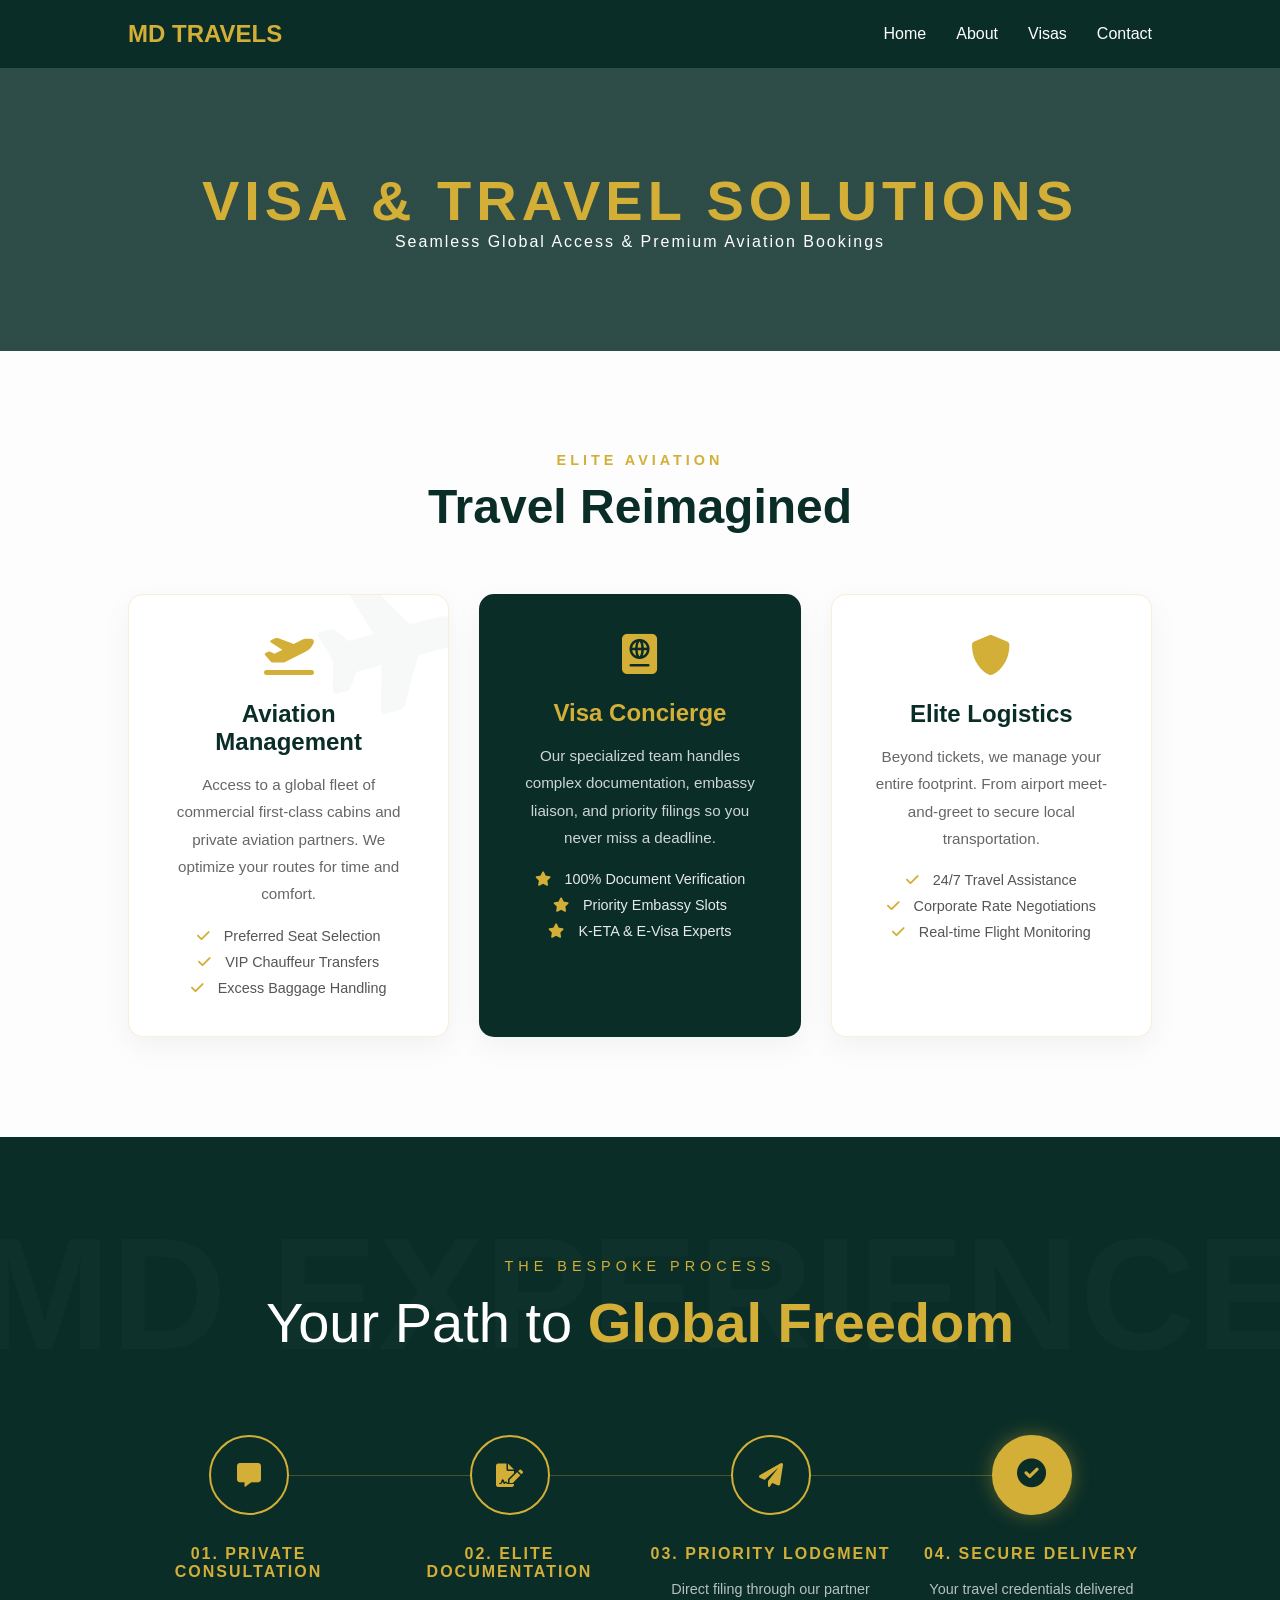
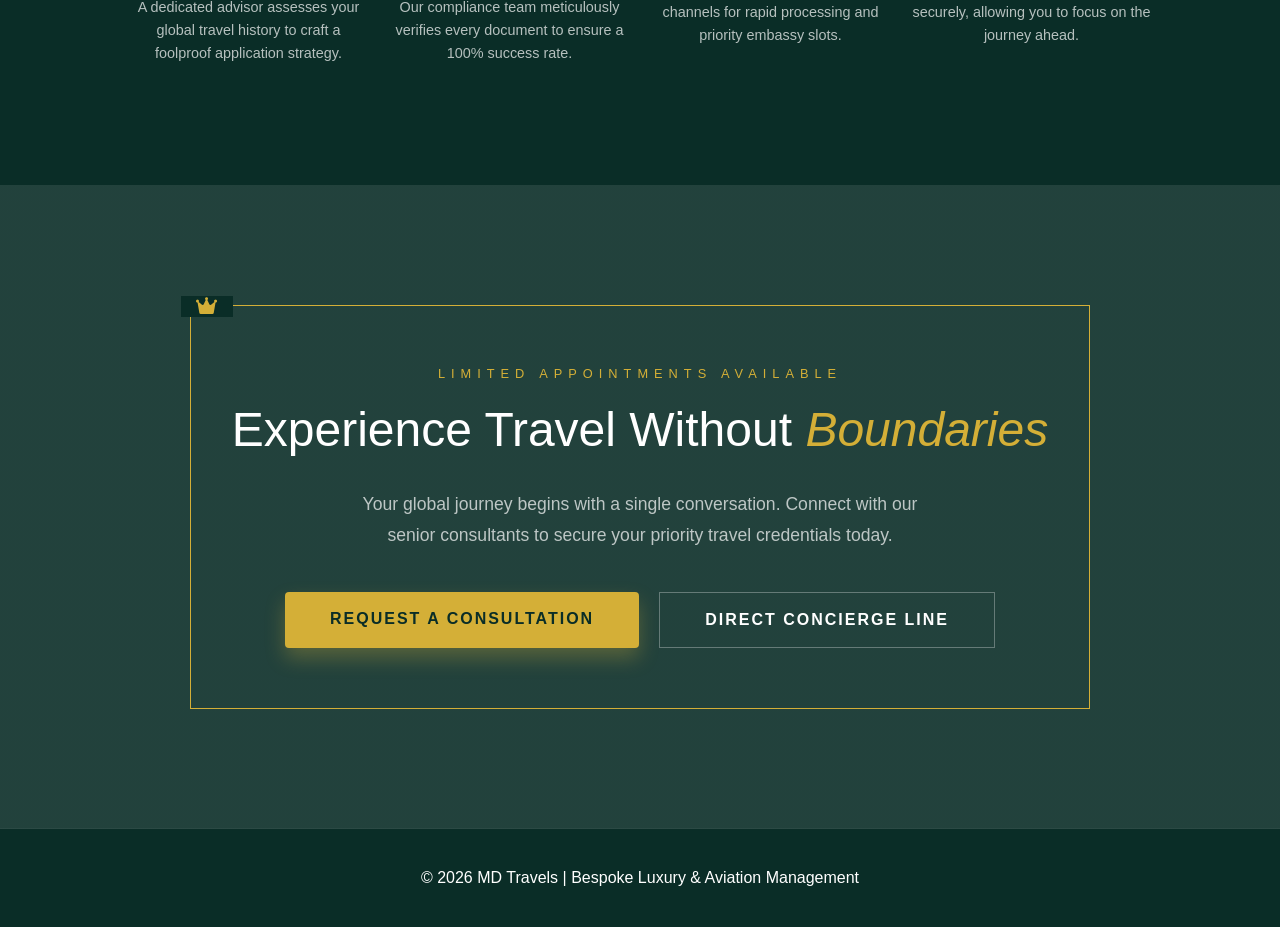
<file: visas.html>
<!DOCTYPE html>
<html lang="en">
<head>
    <meta charset="UTF-8">
    <meta name="viewport" content="width=device-width, initial-scale=1.0">
    <title>Global Visas & Aviation | MD Travels</title>
    <link rel="stylesheet" href="style.css">
   <link href="https://fonts.googleapis.com/css2?family=Playfair+Display:ital,wght@0,700;1,700&family=Montserrat:wght@300;400&display=swap" rel="stylesheet">
    <link rel="stylesheet" href="https://cdnjs.cloudflare.com/ajax/libs/font-awesome/6.0.0/css/all.min.css">
    <style>
        /* Specific Premium Styling for Visas Page */
        .visa-hero {
            background: linear-gradient(rgba(10, 45, 39, 0.85), rgba(10, 45, 39, 0.85)), 
                        url('https://images.unsplash.com/photo-1544016768-982d1554f0b9?auto=format&fit=crop&q=80');
            background-size: cover;
            background-position: center;
            padding: 100px 10%;
            text-align: center;
            color: var(--gold);
        }

        .service-detail-card {
            background: var(--white);
            border-radius: 20px;
            padding: 40px;
            box-shadow: var(--card-shadow);
            transition: 0.4s;
            border: 1px solid #eee;
            display: flex;
            flex-direction: column;
            justify-content: space-between;
        }

        .service-detail-card:hover {
            transform: translateY(-10px);
            border-color: var(--gold);
        }

        .visa-features {
            list-style: none;
            margin: 20px 0;
            padding: 0;
            text-align: left;
        }

        .visa-features li {
            margin-bottom: 10px;
            color: #555;
            font-size: 0.9rem;
            display: flex;
            align-items: center;
        }

        .visa-features li i {
            color: var(--gold);
            margin-right: 10px;
            font-size: 0.8rem;
        }

        .process-section {
            background: var(--primary);
            color: white;
            padding: 80px 10%;
            text-align: center;
        }

        .process-grid {
            display: grid;
            grid-template-columns: repeat(auto-fit, minmax(200px, 1fr));
            gap: 30px;
            margin-top: 50px;
        }

        .process-step {
            position: relative;
        }

        .step-number {
            font-size: 3rem;
            font-weight: 800;
            color: rgba(212, 175, 55, 0.2);
            position: absolute;
            top: -20px;
            left: 50%;
            transform: translateX(-50%);
        }

        .cta-banner {
            padding: 80px 10%;
            text-align: center;
            background: var(--gold);
            color: var(--primary);
        }
    </style>
</head>
<body>
    <header>
        <div class="logo">MD Travels</div>
        <nav>
            <ul>
                <li><a href="index.html">Home</a></li>
                <li><a href="about.html">About</a></li>
                <li><a href="visas.html">Visas</a></li>
                <li><a href="contact.html">Contact</a></li>
            </ul>
        </nav>
    </header>

    <section class="visa-hero">
        <h1 style="font-size: 3.5rem; text-transform: uppercase; letter-spacing: 5px;">Visa & Travel Solutions</h1>
        <p style="color: white; letter-spacing: 2px; font-weight: 300;">Seamless Global Access & Premium Aviation Bookings</p>
    </section>

    <section style="background: #fdfdfd; padding: 100px 10%;">
    <div style="text-align: center; margin-bottom: 60px;">
        <span style="color: var(--gold); text-transform: uppercase; letter-spacing: 4px; font-size: 0.9rem; font-weight: 600;">Elite Aviation</span>
        <h2 style="color: var(--primary); font-size: 3rem; margin-top: 10px;">Travel Reimagined</h2>
    </div>

    <div class="grid" style="display: grid; grid-template-columns: repeat(auto-fit, minmax(300px, 1fr)); gap: 30px;">
        
        <div class="card" style="padding: 40px; border: 1px solid rgba(212, 175, 55, 0.2); position: relative; overflow: hidden;">
            <div style="position: absolute; right: -20px; top: -20px; font-size: 8rem; color: rgba(10, 45, 39, 0.03); transform: rotate(-15deg);">
                <i class="fas fa-plane"></i>
            </div>
            <i class="fas fa-plane-departure" style="font-size: 2.5rem; color: var(--gold); margin-bottom: 25px;"></i>
            <h3 style="color: var(--primary); font-size: 1.5rem; margin-bottom: 15px;">Aviation Management</h3>
            <p style="color: #666; line-height: 1.8; margin-bottom: 20px;">
                Access to a global fleet of commercial first-class cabins and private aviation partners. We optimize your routes for time and comfort.
            </p>
            <ul style="list-style: none; padding: 0; color: #555; font-size: 0.9rem;">
                <li style="margin-bottom: 10px;"><i class="fas fa-check" style="color: var(--gold); margin-right: 10px;"></i> Preferred Seat Selection</li>
                <li style="margin-bottom: 10px;"><i class="fas fa-check" style="color: var(--gold); margin-right: 10px;"></i> VIP Chauffeur Transfers</li>
                <li><i class="fas fa-check" style="color: var(--gold); margin-right: 10px;"></i> Excess Baggage Handling</li>
            </ul>
        </div>

        <div class="card" style="padding: 40px; background: var(--primary); color: white; border: none;">
            <i class="fas fa-passport" style="font-size: 2.5rem; color: var(--gold); margin-bottom: 25px;"></i>
            <h3 style="color: var(--gold); font-size: 1.5rem; margin-bottom: 15px;">Visa Concierge</h3>
            <p style="color: rgba(255,255,255,0.8); line-height: 1.8; margin-bottom: 20px;">
                Our specialized team handles complex documentation, embassy liaison, and priority filings so you never miss a deadline.
            </p>
            <ul style="list-style: none; padding: 0; color: rgba(255,255,255,0.9); font-size: 0.9rem;">
                <li style="margin-bottom: 10px;"><i class="fas fa-star" style="color: var(--gold); margin-right: 10px;"></i> 100% Document Verification</li>
                <li style="margin-bottom: 10px;"><i class="fas fa-star" style="color: var(--gold); margin-right: 10px;"></i> Priority Embassy Slots</li>
                <li><i class="fas fa-star" style="color: var(--gold); margin-right: 10px;"></i> K-ETA & E-Visa Experts</li>
            </ul>
        </div>

        <div class="card" style="padding: 40px; border: 1px solid rgba(212, 175, 55, 0.2);">
            <i class="fas fa-shield-alt" style="font-size: 2.5rem; color: var(--gold); margin-bottom: 25px;"></i>
            <h3 style="color: var(--primary); font-size: 1.5rem; margin-bottom: 15px;">Elite Logistics</h3>
            <p style="color: #666; line-height: 1.8; margin-bottom: 20px;">
                Beyond tickets, we manage your entire footprint. From airport meet-and-greet to secure local transportation.
            </p>
            <ul style="list-style: none; padding: 0; color: #555; font-size: 0.9rem;">
                <li style="margin-bottom: 10px;"><i class="fas fa-check" style="color: var(--gold); margin-right: 10px;"></i> 24/7 Travel Assistance</li>
                <li style="margin-bottom: 10px;"><i class="fas fa-check" style="color: var(--gold); margin-right: 10px;"></i> Corporate Rate Negotiations</li>
                <li><i class="fas fa-check" style="color: var(--gold); margin-right: 10px;"></i> Real-time Flight Monitoring</li>
            </ul>
        </div>

    </div>
</section>

    <section style="background: var(--primary); color: white; padding: 120px 10%; position: relative; overflow: hidden;">
    
    <div style="position: absolute; top: 10%; left: 50%; transform: translateX(-50%); font-size: 10rem; font-weight: 900; color: rgba(255,255,255,0.02); white-space: nowrap; pointer-events: none; text-transform: uppercase;">
        MD Experience
    </div>

    <div style="text-align: center; margin-bottom: 80px; position: relative; z-index: 2;">
        <span style="color: var(--gold); text-transform: uppercase; letter-spacing: 5px; font-size: 0.9rem;">The Bespoke Process</span>
        <h2 style="font-size: 3.5rem; margin-top: 15px; font-weight: 300;">Your Path to <span style="color: var(--gold); font-weight: 600;">Global Freedom</span></h2>
    </div>

    <div class="process-container" style="display: flex; justify-content: space-between; gap: 20px; position: relative; flex-wrap: wrap;">
        
        <div style="position: absolute; top: 40px; left: 10%; right: 10%; height: 1px; background: rgba(212, 175, 55, 0.3); z-index: 1;"></div>

        <div style="flex: 1; min-width: 200px; text-align: center; position: relative; z-index: 2;">
            <div style="width: 80px; height: 80px; background: var(--primary); border: 2px solid var(--gold); border-radius: 50%; display: flex; align-items: center; justify-content: center; margin: 0 auto 30px; transition: 0.4s;">
                <i class="fas fa-comment-alt" style="color: var(--gold); font-size: 1.5rem;"></i>
            </div>
            <h4 style="color: var(--gold); text-transform: uppercase; letter-spacing: 2px; margin-bottom: 15px;">01. Private Consultation</h4>
            <p style="font-size: 0.9rem; color: rgba(255,255,255,0.7); line-height: 1.6;">
                A dedicated advisor assesses your global travel history to craft a foolproof application strategy.
            </p>
        </div>

        <div style="flex: 1; min-width: 200px; text-align: center; position: relative; z-index: 2;">
            <div style="width: 80px; height: 80px; background: var(--primary); border: 2px solid var(--gold); border-radius: 50%; display: flex; align-items: center; justify-content: center; margin: 0 auto 30px;">
                <i class="fas fa-file-signature" style="color: var(--gold); font-size: 1.5rem;"></i>
            </div>
            <h4 style="color: var(--gold); text-transform: uppercase; letter-spacing: 2px; margin-bottom: 15px;">02. Elite Documentation</h4>
            <p style="font-size: 0.9rem; color: rgba(255,255,255,0.7); line-height: 1.6;">
                Our compliance team meticulously verifies every document to ensure a 100% success rate.
            </p>
        </div>

        <div style="flex: 1; min-width: 200px; text-align: center; position: relative; z-index: 2;">
            <div style="width: 80px; height: 80px; background: var(--primary); border: 2px solid var(--gold); border-radius: 50%; display: flex; align-items: center; justify-content: center; margin: 0 auto 30px;">
                <i class="fas fa-paper-plane" style="color: var(--gold); font-size: 1.5rem;"></i>
            </div>
            <h4 style="color: var(--gold); text-transform: uppercase; letter-spacing: 2px; margin-bottom: 15px;">03. Priority Lodgment</h4>
            <p style="font-size: 0.9rem; color: rgba(255,255,255,0.7); line-height: 1.6;">
                Direct filing through our partner channels for rapid processing and priority embassy slots.
            </p>
        </div>

        <div style="flex: 1; min-width: 200px; text-align: center; position: relative; z-index: 2;">
            <div style="width: 80px; height: 80px; background: var(--gold); border: 2px solid var(--gold); border-radius: 50%; display: flex; align-items: center; justify-content: center; margin: 0 auto 30px; box-shadow: 0 0 20px rgba(212, 175, 55, 0.4);">
                <i class="fas fa-check-circle" style="color: var(--primary); font-size: 1.8rem;"></i>
            </div>
            <h4 style="color: var(--gold); text-transform: uppercase; letter-spacing: 2px; margin-bottom: 15px;">04. Secure Delivery</h4>
            <p style="font-size: 0.9rem; color: rgba(255,255,255,0.7); line-height: 1.6;">
                Your travel credentials delivered securely, allowing you to focus on the journey ahead.
            </p>
        </div>

    </div>
</section>

    <section style="background: linear-gradient(rgba(10, 45, 39, 0.9), rgba(10, 45, 39, 0.9)), 
                url('https://images.unsplash.com/photo-1534001265532-393289eb8ed3?auto=format&fit=crop&q=80'); 
                background-size: cover; background-position: center; padding: 120px 10%; text-align: center; position: relative;">
    
    <div style="border: 1px solid var(--gold); padding: 60px 40px; max-width: 900px; margin: 0 auto; position: relative;">
        
        <div style="position: absolute; top: -10px; left: -10px; background: var(--primary); padding: 0 15px;">
            <i class="fas fa-crown" style="color: var(--gold); font-size: 1.2rem;"></i>
        </div>

        <span style="color: var(--gold); text-transform: uppercase; letter-spacing: 6px; font-size: 0.8rem; display: block; margin-bottom: 20px;">Limited Appointments Available</span>
        
        <h2 style="color: white; font-size: 3rem; font-weight: 300; line-height: 1.2; margin-bottom: 30px;">
            Experience Travel Without <span style="color: var(--gold); font-style: italic;">Boundaries</span>
        </h2>
        
        <p style="color: rgba(255,255,255,0.7); font-size: 1.1rem; max-width: 600px; margin: 0 auto 40px; line-height: 1.8;">
            Your global journey begins with a single conversation. Connect with our senior consultants to secure your priority travel credentials today.
        </p>

        <div style="display: flex; justify-content: center; gap: 20px; flex-wrap: wrap;">
            <a href="contact.html" class="btn" style="background: var(--gold); color: var(--primary); padding: 18px 45px; font-weight: 600; text-transform: uppercase; letter-spacing: 2px; border: none; box-shadow: 0 10px 20px rgba(212, 175, 55, 0.3); transition: 0.3s;">
                Request a Consultation
            </a>
            <a href="tel:+123456789" style="background: transparent; color: white; border: 1px solid rgba(255,255,255,0.3); padding: 18px 45px; text-decoration: none; font-weight: 600; text-transform: uppercase; letter-spacing: 2px; transition: 0.3s;" onmouseover="this.style.borderColor='var(--gold)'; this.style.color='var(--gold)'" onmouseout="this.style.borderColor='rgba(255,255,255,0.3)'; this.style.color='white'">
                Direct Concierge Line
            </a>
        </div>
    </div>
</section>
    <footer style="background: var(--primary); color: white; padding: 40px 10%; text-align: center;">
        <p>&copy; 2026 MD Travels | Bespoke Luxury & Aviation Management</p>
    </footer>
    <div class="custom-cursor"></div>
</body>
</html>
</file>
<file: style.css>
/* ==========================================================================
   1. CUSTOM PROPERTIES & GLOBAL RESETS
   ========================================================================== */
:root {
    --primary: #0a2d27; /* Deep Emerald */
    --gold: #d4af37;
    --light: #f4f4f4;
    --white: #ffffff;
    --shadow: 0 4px 15px rgba(0,0,0,0.1);
    --card-shadow: 0 10px 30px rgba(0,0,0,0.05);
}

* {
    margin: 0;
    padding: 0;
    box-sizing: border-box;
    font-family: 'Poppins', sans-serif;
}

body {
    background-color: var(--white);
    overflow-x: hidden;
}

/* ==========================================================================
   2. UI ELEMENTS & UTILITIES
   ========================================================================== */
.btn {
    background: var(--gold);
    color: var(--primary);
    padding: 15px 30px;
    text-decoration: none;
    font-weight: bold;
    display: inline-block;
    text-transform: uppercase;
    transition: all 0.4s cubic-bezier(0.165, 0.84, 0.44, 1);
    cursor: pointer;
    border-radius: 4px;
    letter-spacing: 1.5px;
    box-shadow: 0 4px 15px rgba(212, 175, 55, 0.2);
}

.btn:hover { 
    background: #c29e2f; 
    transform: translateY(-2px);
    box-shadow: 0 8px 25px rgba(212, 175, 55, 0.4);
}

.btn-mini {
    background: var(--gold);
    color: var(--primary);
    padding: 8px 18px;
    text-decoration: none;
    font-weight: bold;
    font-size: 0.8rem;
    border-radius: 25px;
    text-transform: uppercase;
    letter-spacing: 0.5px;
    transition: 0.3s;
}

.btn-mini:hover {
    background: #ffffff;
    color: var(--primary);
}

.btn-text {
    color: var(--primary);
    text-decoration: none;
    font-weight: 600;
    font-size: 0.9rem;
    display: inline-flex;
    align-items: center;
    gap: 8px;
    transition: color 0.3s;
}

.btn-text:hover {
    color: var(--gold);
}

.btn-text i {
    transition: transform 0.3s;
}

.btn-text:hover i {
    transform: translateX(5px);
}

.section-subtitle {
    text-align: center;
    font-size: 0.85rem;
    letter-spacing: 4px;
    color: var(--gold);
    text-transform: uppercase;
    font-weight: 600;
    margin-bottom: 5px;
}

.left-align {
    text-align: left !important;
}

/* ==========================================================================
   3. HEADER & NAVIGATION
   ========================================================================== */
header {
    background: var(--primary);
    padding: 20px 10%;
    display: flex;
    justify-content: space-between;
    align-items: center;
    position: sticky;
    top: 0;
    z-index: 1000;
}

.logo {
    color: var(--gold);
    font-size: 24px;
    font-weight: 800;
    text-transform: uppercase;
}

nav ul {
    list-style: none;
    display: flex;
}

nav ul li { margin-left: 30px; }

nav ul li a {
    text-decoration: none;
    color: var(--white);
    font-weight: 500;
    transition: 0.3s;
}

nav ul li a:hover { color: var(--gold); }

/* ==========================================================================
   4. HERO & ANIMATED SLIDESHOW
   ========================================================================== */
.hero {
    position: relative;
    height: 80vh;
    display: flex;
    align-items: center;
    justify-content: center;
    overflow: hidden;
    color: white;
    text-align: center;
}

.hero-slideshow {
    position: absolute;
    top: 0;
    left: 0;
    width: 100%;
    height: 100%;
    z-index: 1;
}

.slide-bg {
    position: absolute;
    width: 100%;
    height: 100%;
    background-size: cover;
    background-position: center;
    background-repeat: no-repeat;
    opacity: 0;
    animation: fadeSlideshow 15s infinite;
    
    /* FIX FOR PIXELATION */
    image-rendering: -webkit-optimize-contrast;
    image-rendering: crisp-edges;
    backface-visibility: hidden;
}

.hero::after {
    content: '';
    position: absolute;
    top: 0;
    left: 0;
    width: 100%;
    height: 100%;
    background: rgba(0, 0, 0, 0.4); 
    z-index: 2;
}

.hero-content {
    position: relative;
    z-index: 3;
}

.hero h1 { font-size: 4rem; margin-bottom: 10px; font-weight: 800; }
.hero p { font-size: 1.2rem; margin-bottom: 20px; }

/* Slideshow Timing */
.slide-bg:nth-child(1) { animation-delay: 0s; }
.slide-bg:nth-child(2) { animation-delay: 5s; }
.slide-bg:nth-child(3) { animation-delay: 10s; }

@keyframes fadeSlideshow {
    0% { opacity: 0; transform: scale(1); }
    10% { opacity: 1; }
    33% { opacity: 1; }
    43% { opacity: 0; transform: scale(1.02); }
    100% { opacity: 0; }
}

/* ==========================================================================
   5. SECTIONS & GENERAL LAYOUTS
   ========================================================================== */
section { padding: 80px 10%; }

.section-title {
    text-align: center;
    font-size: 2.5rem;
    color: var(--primary);
    margin-bottom: 50px;
}

.grid {
    display: grid;
    grid-template-columns: repeat(auto-fit, minmax(300px, 1fr));
    gap: 30px;
}

/* ==========================================================================
   6. AIRLINE SLIDER (INFINITE LOOP)
   ========================================================================== */
.airline-slider {
    padding: 60px 0;
    background: #fff;
    overflow: hidden;
}

.partnership-title {
    text-align: center;
    font-size: 0.9rem;
    letter-spacing: 3px;
    color: var(--gold);
    text-transform: uppercase;
    margin-bottom: 30px;
    font-weight: 600;
}

.airline-slider-track {
    display: flex;
    align-items: center;
    gap: 80px;
    animation: scroll 25s linear infinite;
    width: max-content;
}

.slide img {
    height: 70px;
    width: auto;
    object-fit: contain;
    filter: grayscale(100%);
    opacity: 0.6;
    transition: 0.5s;
}

.slide img:hover {
    filter: grayscale(0%);
    opacity: 1;
    transform: scale(1.1);
}

@keyframes scroll {
    0% { transform: translateX(0); }
    100% { transform: translateX(-50%); }
}

/* ==========================================================================
   9. PREMIUM FEATURES / WHY CHOOSE US
   ========================================================================== */
.features {
    background-color: #fafafa;
}

.card {
    background: var(--white);
    padding: 50px 30px;
    border-radius: 15px;
    box-shadow: var(--card-shadow);
    text-align: center;
    transition: all 0.4s cubic-bezier(0.165, 0.84, 0.44, 1);
    border: 1px solid rgba(0,0,0,0.03);
    position: relative;
    overflow: hidden;
}

/* Gold top border accent on hover */
.card::before {
    content: '';
    position: absolute;
    top: 0;
    left: 0;
    width: 100%;
    height: 4px;
    background: var(--gold);
    transform: scaleX(0);
    transition: transform 0.4s ease;
}

.card:hover {
    transform: translateY(-15px);
    box-shadow: 0 20px 40px rgba(10, 45, 39, 0.1);
}

.card:hover::before {
    transform: scaleX(1);
}

.card-icon {
    font-size: 2.5rem;
    color: var(--gold);
    margin-bottom: 25px;
    display: inline-block;
    transition: transform 0.3s ease;
}

.card:hover .card-icon {
    transform: scale(1.1);
}

.card h3 {
    color: var(--primary);
    font-size: 1.5rem;
    margin-bottom: 15px;
    font-weight: 600;
}

.card p {
    color: #666;
    line-height: 1.6;
    font-size: 0.95rem;
}

/* ==========================================================================
   10. ELITE GUEST TESTIMONIALS
   ========================================================================== */
.testimonials {
    background: var(--primary);
    color: var(--white);
}

.testimonials .section-title {
    color: var(--white);
}

.testimonial-grid {
    display: grid;
    grid-template-columns: repeat(auto-fit, minmax(300px, 1fr));
    gap: 40px;
}

.testimonial-card {
    background: rgba(255, 255, 255, 0.03);
    border: 1px solid rgba(255, 255, 255, 0.08);
    padding: 40px;
    border-radius: 12px;
    position: relative;
    backdrop-filter: blur(10px);
}

.quote-mark {
    font-family: 'Poppins', sans-serif;
    font-size: 5rem;
    color: var(--gold);
    opacity: 0.2;
    position: absolute;
    top: 10px;
    left: 25px;
    line-height: 1;
}

.testimonial-card p {
    font-size: 1rem;
    line-height: 1.7;
    font-style: italic;
    color: #e0e0e0;
    position: relative;
    z-index: 2;
    margin-bottom: 25px;
}

.author-info h5 {
    font-size: 1.1rem;
    font-weight: 600;
    color: var(--gold);
}

.author-info span {
    font-size: 0.8rem;
    color: #aaa;
    letter-spacing: 1px;
    text-transform: uppercase;
}

/* ==========================================================================
   11. FLOATING CALL-TO-ACTION CONCIERGE BAR
   ========================================================================== */
.floating-cta {
    position: fixed;
    bottom: 30px;
    right: 30px;
    background: rgba(10, 45, 39, 0.95);
    backdrop-filter: blur(10px);
    border: 1px solid rgba(214, 175, 55, 0.3);
    padding: 15px 25px;
    border-radius: 50px;
    box-shadow: 0 10px 30px rgba(0,0,0,0.2);
    display: flex;
    align-items: center;
    gap: 20px;
    z-index: 2000;
    animation: slideUpFloat 1s ease;
}

.floating-cta p {
    color: var(--white);
    font-size: 0.85rem;
    font-weight: 500;
    margin: 0;
}

@keyframes slideUpFloat {
    from { transform: translateY(50px); opacity: 0; }
    to { transform: translateY(0); opacity: 1; }
}

/* ==========================================================================
   12. CONTACT PAGE SPECIFIC FORM LAYOUTS
   ========================================================================== */
.contact-container {
    display: grid;
    grid-template-columns: 1fr 1.5fr; /* Info left part, Form right part */
    gap: 50px;
    background: var(--white);
    padding: 40px;
    border-radius: 20px;
    box-shadow: var(--card-shadow);
}

.contact-info h2 {
    color: var(--primary);
    margin-bottom: 20px;
}

.contact-info p {
    color: #666;
    margin-bottom: 30px;
}

.info-item {
    display: flex;
    align-items: center;
    margin-bottom: 25px;
}

.info-item i {
    font-size: 1.5rem;
    color: var(--gold);
    margin-right: 20px;
}

/* Multi-step Form Specific logic based on your premium CSS */
.form-step {
    display: none;
    animation: fadeIn 0.5s ease;
}

.form-step-active {
    display: flex;
    flex-direction: column;
    gap: 20px;
}

@keyframes fadeIn {
    from { opacity: 0; transform: translateY(10px); }
    to { opacity: 1; transform: translateY(0); }
}

/* Progress Bar Styling */
.progress-container {
    display: flex;
    justify-content: center;
    margin-bottom: 40px;
    gap: 20px;
}

.step-circle {
    width: 40px;
    height: 40px;
    border-radius: 50%;
    background: #ddd;
    display: flex;
    align-items: center;
    justify-content: center;
    font-weight: bold;
    color: white;
    transition: 0.4s;
}

.step-circle.active {
    background: var(--gold);
    box-shadow: 0 0 15px rgba(212, 175, 55, 0.4);
}

/* Service Cards styling */
.service-grid {
    display: grid;
    grid-template-columns: 1fr 1fr;
    gap: 20px;
    margin-bottom: 20px;
}

.option-card {
    background: #fdfdfd;
    border: 2px solid #eee;
    padding: 20px;
    border-radius: 12px;
    cursor: pointer;
    text-align: center;
    transition: 0.3s;
}

.option-card:hover {
    border-color: var(--gold);
}

.option-card.selected {
    border-color: var(--gold);
    background: rgba(212, 175, 55, 0.05);
    box-shadow: var(--shadow);
}

/* Input styling matching your CSS theme */
input, textarea {
    width: 100%;
    padding: 12px 15px;
    border: 1px solid #ddd;
    border-radius: 8px;
    font-family: 'Poppins', sans-serif;
    font-size: 1rem;
    transition: 0.3s;
}

input:focus, textarea:focus {
    outline: none;
    border-color: var(--gold);
    box-shadow: 0 0 8px rgba(212, 175, 55, 0.2);
}

.btn-group {
    display: flex;
    justify-content: space-between;
    margin-top: 30px;
    gap: 15px;
}

.btn-outline {
    background: transparent;
    border: 2px solid var(--gold);
    color: var(--primary);
}

.btn-outline:hover {
    background: #f4f4f4;
}

/* ==========================================================================
   13. FOOTER
   ========================================================================== */
footer {
    background: var(--primary);
    color: white;
    padding: 40px 10%;
    text-align: center;
}

/* ==========================================================================
   14. RESPONSIVE DESIGN ADJUSTMENTS
   ========================================================================== */
@media (max-width: 992px) {
    .teaser-wrapper {
        grid-template-columns: 1fr;
        gap: 40px;
    }
    .teaser-visual {
        height: 350px;
    }
    .floating-cta {
        display: none; /* Soft hide on tablet/mobile views for pristine layout spacing */
    }
}

@media (max-width: 768px) {
    header {
        padding: 20px 5%;
        flex-direction: column;
        gap: 15px;
    }
    nav ul li {
        margin-left: 15px;
        margin-right: 15px;
    }
    .hero h1 {
        font-size: 2.5rem;
    }
    section {
        padding: 50px 5%;
    }
    .contact-container {
        grid-template-columns: 1fr;
    }
}
.custom-cursor {
    width: 20px;
    height: 20px;
    border: 2px solid var(--gold);
    border-radius: 50%;
    position: fixed;
    pointer-events: none;
    z-index: 9999;
    transition: transform 0.1s ease;
}
/* In your JS, you'd track mousemove to update top/left */
.reveal {
    opacity: 0;
    transform: translateY(30px);
    transition: all 0.8s ease-out;
}

.reveal.active {
    opacity: 1;
    transform: translateY(0);
}
.gold-text {
    background: linear-gradient(to right, #bf953f, #fcf6ba, #b38728, #fbf5b7, #aa771c);
    background-clip: text;
    -webkit-background-clip: text;
    -webkit-text-fill-color: transparent;
    display: inline-block;
}
</file>
